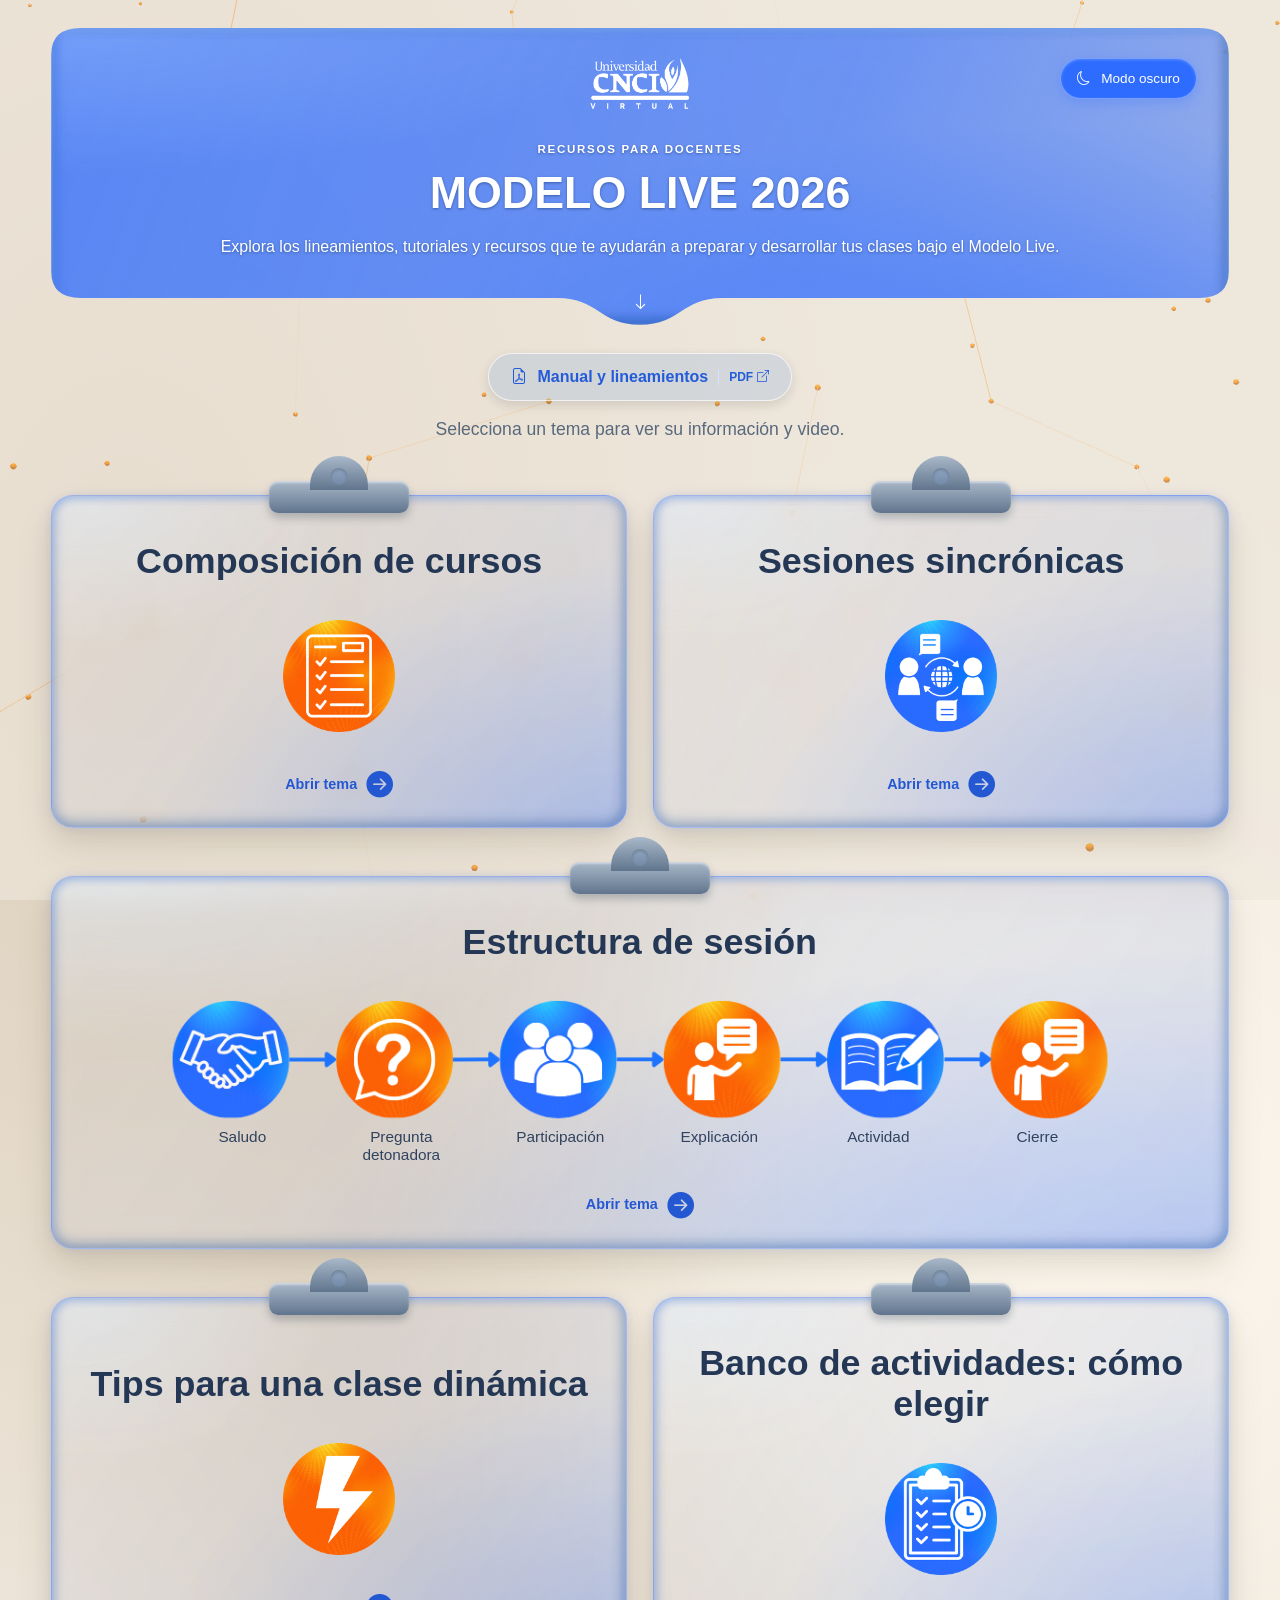
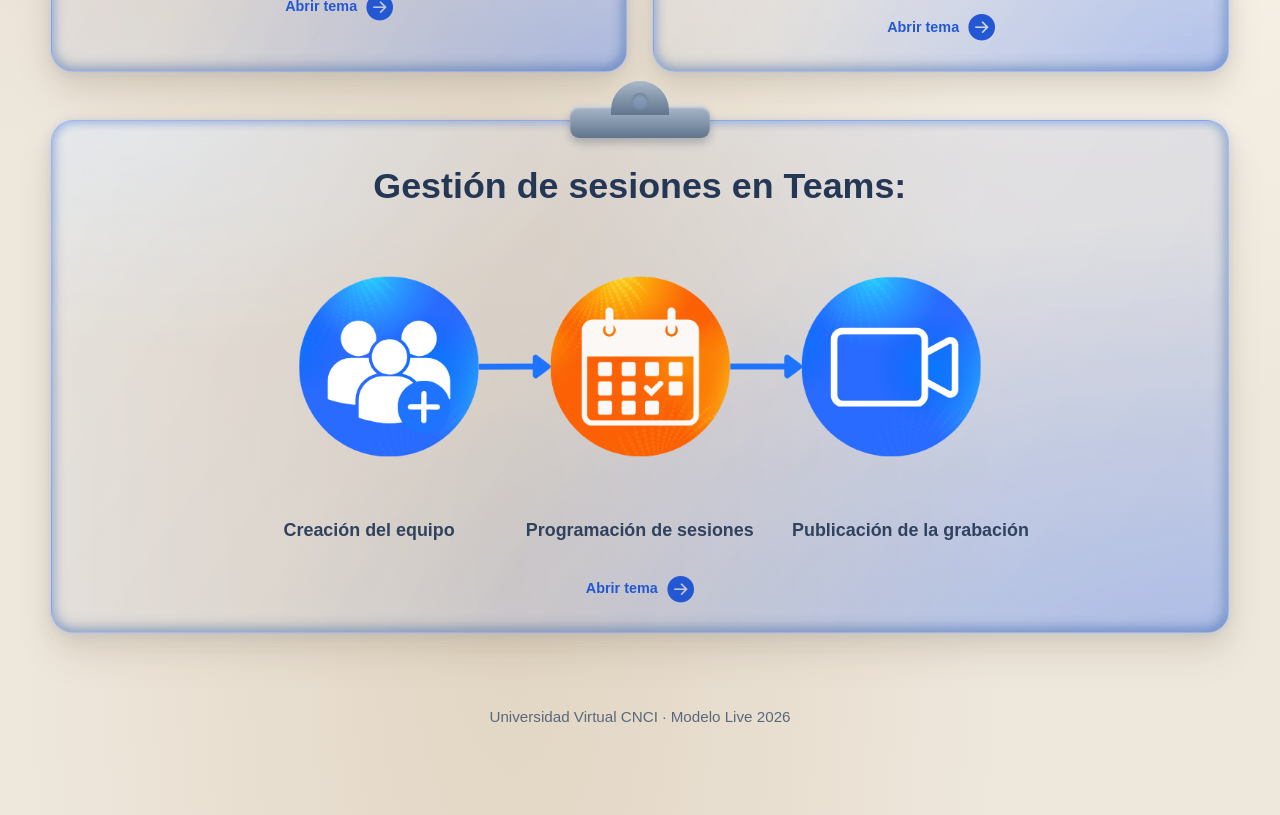
<file: Curso_Live/index.html>
<!doctype html>
<html lang="es">
<head>
  <meta charset="utf-8">
  <meta name="viewport" content="width=device-width, initial-scale=1">
  <title>Modelo Live 2026</title>
  <link rel="stylesheet" href="Recursos/bootstrap-icons/bootstrap-icons.css">
 <link rel="stylesheet" href="Recursos/modelo-live.css">
</head>

<body>
  <div id="fondo-animado" aria-hidden="true"></div>
  <svg width="0" height="0" aria-hidden="true" style="position:absolute">
  <defs>
    <clipPath id="forma-encabezado" clipPathUnits="objectBoundingBox">
      <path d="
        M .025 0
        H .975
        Q 1 0 1 .09
        V .82
        Q 1 .91 .975 .91
        H .57
        C .535 .91 .535 1 .5 1
        C .465 1 .465 .91 .43 .91
        H .025
        Q 0 .91 0 .82
        V .09
        Q 0 0 .025 0
        Z
      "/>
    </clipPath>
  </defs>
</svg>
  <main class="contenedor">
   <header class="encabezado">
  <div class="barra-encabezado">
    <div class="marca">
      <img
        class="logo"
        src="Recursos/Imagenes/cnci_logo_blanco.png"
        alt="Universidad Virtual CNCI"
      >
    </div>

    <button
      id="cambiar-tema"
      class="cambiar-tema"
      type="button"
      aria-label="Activar modo oscuro"
      aria-pressed="false"
    >
      <i class="bi bi-moon" aria-hidden="true"></i>
      <span>Modo oscuro</span>
    </button>
  </div>

  <div class="intro">
    <span class="eyebrow">RECURSOS PARA DOCENTES</span>

    <h1>MODELO LIVE 2026</h1>

    <p>
      Explora los lineamientos, tutoriales y recursos que te ayudarán
      a preparar y desarrollar tus clases bajo el Modelo Live.
    </p>
  </div>

  <i
    class="bi bi-arrow-down remate-encabezado"
    aria-hidden="true"
  ></i>
</header>

    <section id="menu">
      <div class="acceso-manual-live">
  <a
    href="Recursos/Manual y lineamientos.pdf"
    class="boton-manual-live"
    target="_blank"
    rel="noopener noreferrer"
    aria-label="Abrir Manual y lineamientos del Modelo Live en PDF"
  >
    <i class="bi bi-file-earmark-pdf" aria-hidden="true"></i>
    Manual y lineamientos
    <span class="manual-live-formato">PDF <i class="bi bi-box-arrow-up-right" aria-hidden="true"></i></span>
  </a>
</div>
      <p class="indicacion">Selecciona un tema para ver su información y video.</p>

      <div class="cuadricula">
        <button class="tarjeta" data-tema="composicion">
          <span class="pestana" aria-hidden="true"></span>
          <h2>Composición de cursos</h2>
          <img
    src="Recursos/Imagenes/Cursos.png"
    alt="Íconos de las etapas de la sesión"
    class="imagen-Tips"
  >
  <span class="abrir">
  Abrir tema
  <i class="bi bi-arrow-left-circle-fill" aria-hidden="true"></i>
</span>

        <button class="tarjeta" data-tema="sesiones">
          <span class="pestana" aria-hidden="true"></span>
          <h2>Sesiones sincrónicas</h2>
          <img
    src="Recursos/Imagenes/Sincronas.png"
    alt="Íconos de las etapas de la sesión"
    class="imagen-Tips"
  >
          <span class="abrir">
  Abrir tema
  <i class="bi bi-arrow-left-circle-fill" aria-hidden="true"></i>
</span>

        <button class="tarjeta ancha" data-tema="estructura">
          <span class="pestana" aria-hidden="true"></span>
          <h2>Estructura de sesión</h2>
           <div class="estructura-resumen">
  <img
    src="Recursos/Imagenes/EstructuraSesion.png"
    alt="Íconos de las etapas de la sesión"
    class="estructura-iconos"
  >

  <div class="estructura-etiquetas">
    <span>Saludo</span>
    <span>Pregunta<br>detonadora</span>
    <span>Participación</span>
    <span>Explicación</span>
    <span>Actividad</span>
    <span>Cierre</span>
  </div>
</div>
          <span class="abrir">
  Abrir tema
  <i class="bi bi-arrow-left-circle-fill" aria-hidden="true"></i>
</span>

        <button class="tarjeta" data-tema="tips">
          <span class="pestana" aria-hidden="true"></span>
          <h2>Tips para una clase dinámica</h2>

          <img
    src="Recursos/Imagenes/Tips.png"
    alt="Íconos de las etapas de la sesión"
    class="imagen-Tips"
           >
           <span class="abrir">
  Abrir tema
  <i class="bi bi-arrow-left-circle-fill" aria-hidden="true"></i>
</span>
        </button>

        <button class="tarjeta" data-tema="banco">
          <span class="pestana" aria-hidden="true"></span>
          <h2>Banco de actividades: cómo elegir</h2>
          <img
    src="Recursos/Imagenes/Actividades.png"
    alt="Íconos de las etapas de la sesión"
    class="imagen-Tips"
           >
           <span class="abrir">
  Abrir tema
  <i class="bi bi-arrow-left-circle-fill" aria-hidden="true"></i>
</span>
        </button>

        <button class="tarjeta ancha" data-tema="teams">
  <span class="pestana" aria-hidden="true"></span>
  <h2>Gestión de sesiones en Teams:</h2>

  <div class="teams-resumen">
     
    <img
      src="Recursos/Imagenes/Teams.png"
      alt="Gestión de sesiones en Teams"
      class="teams-imagen"
    >
      <div class="teams-etiquetas">
    <span>Creación del equipo</span>
    <span>Programación de sesiones</span>
    <span>Publicación de la grabación</span>
  </div>
    
  </div>

  <span class="abrir">
  Abrir tema
  <i class="bi bi-arrow-left-circle-fill" aria-hidden="true"></i>
</span>
</button>

     
      </div>
    </section>

    <section id="detalle" class="detalle" aria-live="polite">
      <div class="panel-detalle">
        <span class="pestana" aria-hidden="true"></span>
        <h2 id="titulo-detalle"></h2>
        <div id="contenido-detalle" class="contenido-detalle"></div>
        <div id="reproductor" class="reproductor"></div>
        <button id="volver" class="volver"><i class="bi bi-arrow-left" aria-hidden="true"></i> Volver a la guía</button>
      </div>
    </section>
    <footer class="pie-pagina">
  Universidad Virtual CNCI · Modelo Live 2026
</footer>
  </main>

<script src="Recursos/modelo-live.js?v=2"></script>
<script src="Recursos/JS/three.min.js"></script>
<script src="Recursos/JS/vanta.net.min.js"></script>
</body>
</html>
</file>
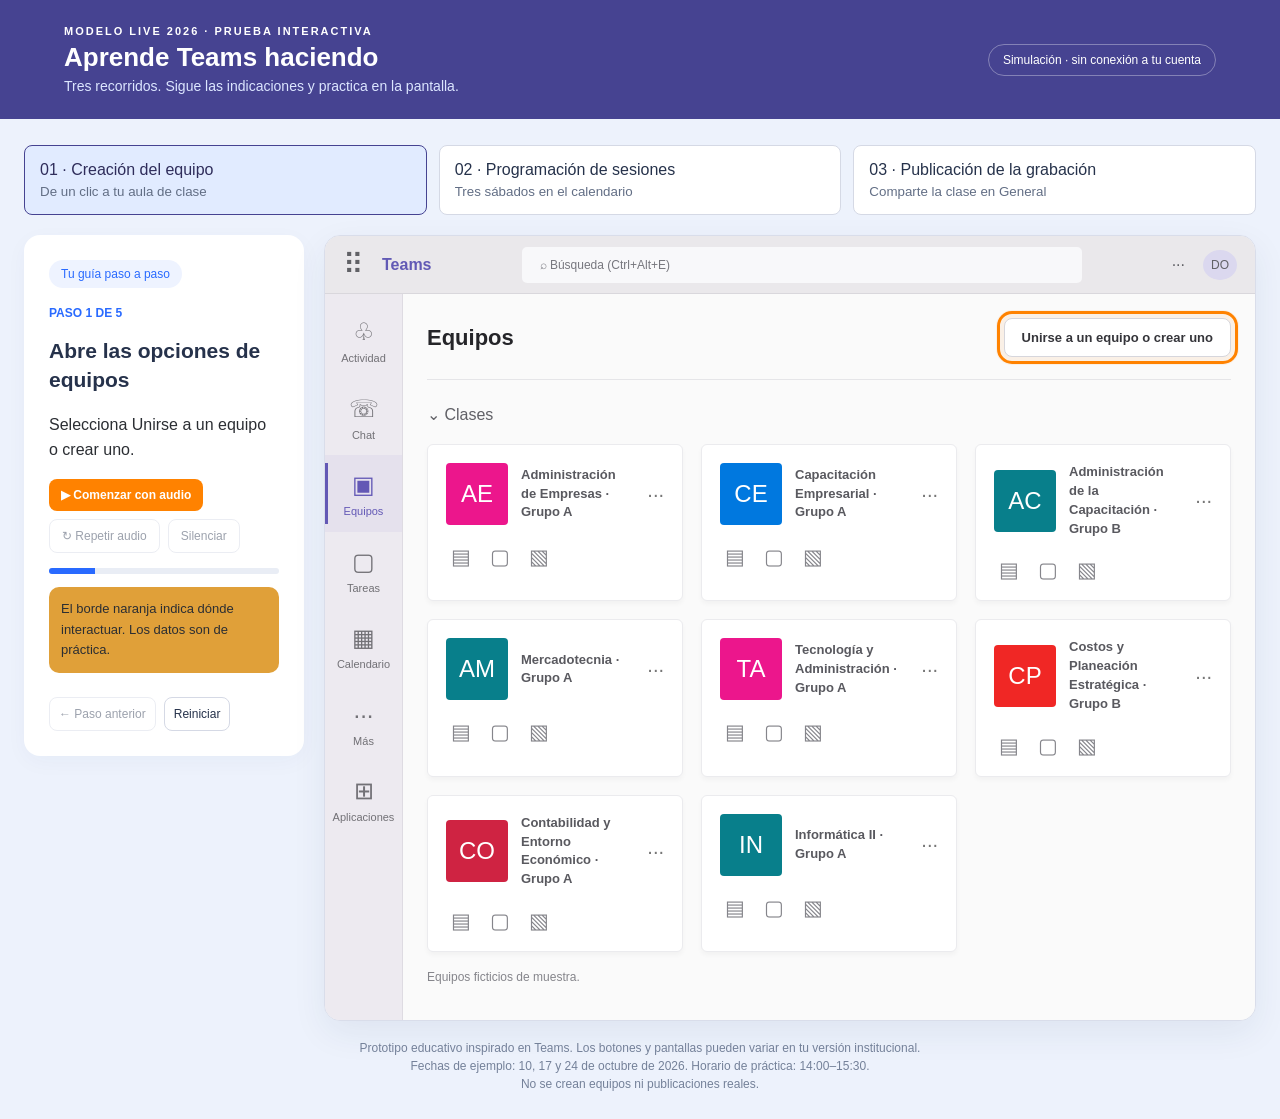
<file: Curso_Live/prueba-teams-interactiva.html>
<!doctype html>
<html lang="es">
<head>
  <meta charset="utf-8">
  <meta name="viewport" content="width=device-width, initial-scale=1">

  <title>Teams · Practica paso a paso</title>
<link rel="stylesheet" href="Recursos/Recursos_Teams/teams.css">
</head>

<body>
  <header class="page-header">
    <div>
      <div class="eyebrow">
        MODELO LIVE 2026 · PRUEBA INTERACTIVA
      </div>

      <h1>Aprende Teams haciendo</h1>

      <p>
        Tres recorridos. Sigue las indicaciones y practica en la pantalla.
      </p>
    </div>

    <span class="tag">
      Simulación · sin conexión a tu cuenta
    </span>
  </header>

  <main class="wrap">
    <nav class="chapters" aria-label="Tutoriales">
      <button type="button" data-chapter="0">
        01 · Creación del equipo
        <small>De un clic a tu aula de clase</small>
      </button>

      <button type="button" data-chapter="1">
        02 · Programación de sesiones
        <small>Tres sábados en el calendario</small>
      </button>

      <button type="button" data-chapter="2">
        03 · Publicación de la grabación
        <small>Comparte la clase en General</small>
      </button>
    </nav>

    <div class="layout">
      <aside class="coach">
        <span class="badge">Tu guía paso a paso</span>

        <div class="step" id="counter"></div>
        <h2 id="instruction"></h2>
        <p id="explanation"></p>
        <div class="audio-controles">
  <button type="button" id="iniciar-audio">
    ▶ Comenzar con audio
  </button>

  <button type="button" id="repetir-audio" disabled>
    ↻ Repetir audio
  </button>

  <button type="button" id="silenciar-audio" disabled>
    Silenciar
  </button>
</div>

<p id="estado-audio" role="status"></p>

        <div class="progress">
          <div id="bar"></div>
        </div>

        <p class="hint">
          El borde naranja indica dónde interactuar.
          Los datos son de práctica.
        </p>

        <footer>
          <button type="button" id="back">
            ← Paso anterior
          </button>

          <button type="button" id="reset">
            Reiniciar
          </button>
        </footer>
      </aside>

      <section class="app" aria-label="Simulación de Microsoft Teams">
        <div class="topbar">
          <span class="lanzador" aria-hidden="true">⠿</span>
          <span class="brand">Teams</span>

          <div class="search">
            ⌕ Búsqueda (Ctrl+Alt+E)
          </div>

          <span aria-hidden="true">···</span>
          <span class="avatar">DO</span>
        </div>

        <div class="appbody">
          <nav class="rail" aria-label="Menú de Teams">
            <span>
              <b aria-hidden="true">♧</b>
              Actividad
            </span>

            <span>
              <b aria-hidden="true">☏</b>
              Chat
            </span>

            <span class="rail-activo" id="rail-teams">
              <b aria-hidden="true">▣</b>
              Equipos
            </span>

            <span>
              <b aria-hidden="true">▢</b>
              Tareas
            </span>

            <span id="rail-calendar">
              <b aria-hidden="true">▦</b>
              Calendario
            </span>

            <span>
              <b aria-hidden="true">···</b>
              Más
            </span>

            <span>
              <b aria-hidden="true">⊞</b>
              Aplicaciones
            </span>
          </nav>

          <div class="workspace" id="screen"></div>
        </div>
      </section>
    </div>

    <p class="bottomnote">
      Prototipo educativo inspirado en Teams.
      Los botones y pantallas pueden variar en tu versión institucional.
      <br>
      Fechas de ejemplo: 10, 17 y 24 de octubre de 2026.
      Horario de práctica: 14:00–15:30.
      <br>
      No se crean equipos ni publicaciones reales.
    </p>
  </main>
<script src="Recursos/Recursos_Teams/teams.js?v=2"></script>
</body>
</html>
</file>
<file: Curso_Live/Recursos/modelo-live.css>
:root {
      --naranja: #ff8200;
      --azul: #2e6cff;
      --morado: #514666;
      --tarjeta: #e8e1de;
    }

    * { box-sizing: border-box; }

    body {
      margin: 0;
      min-height: 100vh;
      font-family: "Montserrat", Arial, sans-serif;
      color: var(--morado);
      background-color: #d5cec6;
      background-image: url("Recursos/Imagenes/fondo_azul.png");
      background-position: center;
      background-size: cover;
      background-attachment: fixed;
    }

    .contenedor {
      width: min(1240px, 92%);
      margin: auto;
      padding: 28px 0 70px;
    }

    .encabezado {
      position: relative;
      min-height: 150px;
      display: flex;
      align-items: center;
      justify-content: center;
      text-align: center;
      margin-bottom: 35px;
    }

    .encabezado h1 {
      margin: 0;
      color: #2e6cff;
      font-size: clamp(2.2rem, 5vw, 4.3rem);
      line-height: 1.05;
    }

    .encabezado p {
      margin: 8px 0 0;
      color: rgb(74, 74, 74);
      font-size: clamp(1.1rem, 2.5vw, 1.8rem);
      font-weight: bold;
    }

    .logo {
      position: absolute;
      top: 0;
      right: 0;
      width: clamp(100px, 15vw, 190px);
      max-height: 85px;
      object-fit: contain;
      object-position: top right;
    }

    .indicacion {
      color: rgb(101, 100, 100);
      text-align: center;
      font-size: 1.1rem;
      margin: 0 0 55px;
    }

    .cuadricula {
      display: grid;
      grid-template-columns: repeat(2, minmax(0, 1fr));
      gap: 48px 25px;
    }

    .tarjeta {
      position: relative;
      min-height: 245px;
      padding: 45px 25px 30px;
      border-radius: 22px;
      background: var(--tarjeta);
      color: var(--morado);
      cursor: pointer;
      text-align: center;
      display: flex;
      flex-direction: column;
      align-items: center;
      justify-content: center;
      gap: 18px;
      box-shadow: 0 8px 22px #10295735;
      transition: transform .2s ease, box-shadow .2s ease;
    }

    .tarjeta:hover,
    .tarjeta:focus-visible {
      transform: translateY(-5px);
      box-shadow: 0 15px 30px #10295755;
      outline: 3px solid white;
      outline-offset: 3px;
    }

    .tarjeta.ancha {
      grid-column: 1 / -1;
    }

    .pestana {
      position: absolute;
      top: -30px;
      left: 50%;
      transform: translateX(-50%);
      width: 165px;
      height: 55px;
      background: var(--naranja);
      border-radius: 35px 35px 8px 8px;
      clip-path: polygon(
        0 100%, 0 32%, 21% 32%, 37% 0,
        63% 0, 79% 32%, 100% 32%, 100% 100%
      );
    }

    .pestana::after {
      content: "";
      position: absolute;
      top: 18px;
      left: 50%;
      transform: translateX(-50%);
      width: 21px;
      height: 21px;
      border-radius: 50%;
      background: white;
    }

    .tarjeta h2 {
      margin: 0;
      font-size: clamp(1.5rem, 2.8vw, 2.4rem);
      line-height: 1.15;
    }

    .ilustracion {
      width: 90px;
      height: 90px;
      border-radius: 50%;
      display: grid;
      place-items: center;
      background: #7b9df1;
      color: white;
      font-size: 3rem;
      font-weight: bold;
    }

    .ilustracion.naranja {
      background: var(--naranja);
    }

    .abrir {
      color: var(--azul);
      font-size: .9rem;
      font-weight: bold;
    }

    .detalle {
      display: none;
      max-width: 950px;
      margin: 45px auto 0;
    }

    .detalle.activo { display: block; }
    .oculto { display: none; }

    .panel-detalle {
      position: relative;
      background: var(--tarjeta);
      padding: 65px clamp(22px, 5vw, 55px) 42px;
      border-radius:20px ; 
      box-shadow: 0 12px 30px #10295745;
    }

    .panel-detalle h2 {
      margin: 0 0 25px;
      text-align: center;
      font-size: clamp(1.8rem, 3.5vw, 2.8rem);
    }

    .contenido-detalle {
      font-size: 1.15rem;
      line-height: 1.6;
    }

    .contenido-detalle li { margin: 8px 0; }

    .reproductor {
      width: 100%;
      aspect-ratio: 16 / 9;
      margin: 30px 0;
      background: white;
      border: 2px dashed #9d9bb0;
      display: grid;
      place-items: center;
      overflow: hidden;
      text-align: center;
    }

    .reproductor video,
    .reproductor iframe {
      width: 100%;
      height: 100%;
      display: block;
      border: 0;
      background: #111;
    }

    .pendiente {
      padding: 20px;
      font-weight: bold;
    }

    .volver,
    .enlace-video {
      display: inline-block;
      border: 0;
      border-radius: 30px;
      padding: 13px 23px;
      background: var(--naranja);
      color: white;
      text-decoration: none;
      font: inherit;
      font-weight: bold;
      cursor: pointer;
    }

    .volver:hover,
    .enlace-video:hover {
      background: #d96800;
    }

    .pie-pagina {
  margin-top: 55px;
  padding: 20px;
  color: rgb(89, 87, 87);
  text-align: center;
  font-size: 0.95rem;
}

    @media (max-width: 700px) {
      .contenedor { width: 92%; }

      .encabezado {
        display: block;
        min-height: 175px;
        padding-top: 75px;
      }

      .logo {
        left: 50%;
        right: auto;
        transform: translateX(-50%);
        width: 115px;
        max-height: 65px;
      }

      .cuadricula {
        grid-template-columns: 1fr;
        gap: 48px;
      }

      .tarjeta,
      .tarjeta.ancha {
        grid-column: auto;
        min-height: 220px;
      }
    }

    .tipos-curso {
  display: grid;
  gap: 18px;
  margin: 20px 0 28px;
}

.tipo-curso {
  display: flex;
  align-items: center;
  gap: 22px;
  padding: 18px 24px;
  background: #fff;
  border-radius: 18px;
}

.tipo-curso p {
  margin: 0;
}

.imagen-tipo {
  width: 90px;
  height: 90px;
  flex-shrink: 0;
  object-fit: contain;
}

.aviso-live {
  padding: 15px 20px;
  border-radius: 14px;
  background: #b7c9fa;
  border-left: 5px solid #2e6cff;
}

@media (max-width: 600px) {
  .tipo-curso {
    gap: 14px;
    padding: 15px;
  }

  .imagen-tipo {
    width: 65px;
    height: 65px;
  }
}

.imagen-estructura {
  display: block;
  width: 100%;
  height: auto;
  object-fit: contain;
}

.estructura-resumen {
  width: min(100%, 950px);
  margin: 18px auto 8px;
}

.estructura-iconos {
  display: block;
  width: 100%;
  height: auto;
}

.estructura-etiquetas {
  display: grid;
  grid-template-columns: repeat(6, 1fr);
  gap: 4px;
  margin-top: 4px;
  text-align: center;
  color: #4c4567;
  font-size: clamp(10px, 1.2vw, 16px);
  line-height: 1.2;
}
.imagen-Tips {
  display: block;
  width: 112px;
  height: 112px;
  object-fit: contain;
  margin: 20px auto;
}


.teams-resumen {
  width: 100%;
  text-align: center;
}

.teams-resumen .teams-imagen {
  display: block;
  width: 65%;
  max-width: 800px;
  height: auto;
  margin: 15px auto;
  object-fit: contain;
}
.teams-etiquetas {
  display: grid;
  grid-template-columns: repeat(3, 1fr);
  gap: 12px;
  width: 75%;
  max-width: 800px;
  margin: 0 auto 15px;
  text-align: center;
  font-size: clamp(12px, 1.4vw, 18px);
  font-weight: 600;
  line-height: 1.3;
  
}
.teams-video h3 {
  color: #296aff;
  text-align: center;
}

.teams-video .reproductor {
  display: block;
  aspect-ratio: auto;
  height: auto;
  overflow: visible;
}

.teams-video .reproductor video {
  display: block;
  width: 100%;
  height: auto;
  object-fit: contain;
}

/* Panel más amplio únicamente para el tutorial de Teams */
.detalle:has(.tutorial-teams) {
  max-width: 1400px;
}

.panel-detalle:has(.tutorial-teams) {
  padding-left: 16px;
  padding-right: 16px;
}

.tutorial-teams {
  display: block;
  width: 100%;
  height: 1050px;
  border: 0;
  border-radius: 16px;
  background: #edf2fc;
}
/* ACCESO AL MANUAL DEL MODELO LIVE */

.acceso-manual-live {
  display: flex;
  justify-content: center;
  margin: 18px 0;
}

.boton-manual-live {
  display: inline-flex;
  align-items: center;
  justify-content: center;
  flex-wrap: wrap;
  gap: 10px;

  padding: 12px 22px;
  border: 1px solid rgba(255, 255, 255, 0.6);
  border-radius: 30px;

  background: #ffffff;
  color: #235bd8;
  font-size: 16px;
  font-weight: 600;
  line-height: 1.4;
  text-decoration: none;

  box-shadow: 0 4px 12px rgba(0, 0, 0, 0.12);
  transition: background 0.2s, transform 0.2s;
}

.boton-manual-live:visited {
  color: #235bd8;
}

.boton-manual-live:hover {
  background: #edf3ff;
  transform: translateY(-2px);
}

.boton-manual-live:focus-visible {
  outline: 3px solid #ff8200;
  outline-offset: 4px;
}

.manual-live-formato {
  padding-left: 10px;
  border-left: 1px solid #d6e2ff;
  font-size: 12px;
}
/* Apariencia vidrio y modos de color */
:root { color-scheme: light; --azul:#235bd8; --morado:#30425d; --tarjeta:rgba(255,255,255,.72); --superficie:rgba(255,255,255,.85); --muted:#59697d; --borde:rgba(255,255,255,.85); --clip1:#a9b8c9; --clip2:#60758d; --sombra:rgba(43,56,78,.14); }
:root[data-theme="dark"] { color-scheme:dark; --azul:#9ebfff; --morado:#edf2fa; --tarjeta:rgba(39,49,65,.86); --superficie:#273346; --muted:#bdc8d9; --borde:rgba(190,210,240,.2); --clip1:#869bb3; --clip2:#43586f; --sombra:rgba(0,0,0,.35); }
body { background:#eeeae5; background-image:radial-gradient(ellipse at 8% 12%,rgba(115,150,200,.18),transparent 42%),radial-gradient(ellipse at 92% 66%,rgba(205,194,174,.3),transparent 40%); color:var(--morado); }
:root[data-theme="dark"] body { background-color:#161d28; background-image:radial-gradient(ellipse at 8% 12%,rgba(65,99,149,.22),transparent 42%),radial-gradient(ellipse at 92% 66%,rgba(102,90,116,.14),transparent 40%); }
.encabezado { display:block; text-align:left; min-height:0; padding:24px 34px 38px; margin-bottom:28px; border:1px solid rgba(255,255,255,.38); border-radius:26px 26px 45px 45px; background:linear-gradient(120deg,rgba(7,59,120,.96),rgba(41,106,255,.78)); backdrop-filter:blur(12px); -webkit-backdrop-filter:blur(12px); box-shadow:inset 0 1px 0 #ffffff55,0 16px 32px var(--sombra); color:white; }
.barra-encabezado { display:flex; justify-content:space-between; align-items:center; gap:16px; }
.marca { background:rgba(255,255,255,.95); padding:10px 18px; border-radius:14px; }
.logo { position:static; transform:none; width:124px; max-height:65px; display:block; }
.intro { margin-top:22px; max-width:850px; }
.eyebrow { font-size:.72rem; letter-spacing:.15em; font-weight:700; color:#d9e8ff; }
.encabezado h1 { font-size:clamp(1.8rem,4vw,3rem); color:white; margin:10px 0 14px; }
.encabezado p { font-size:1rem; line-height:1.7; font-weight:400; color:#eef5ff; margin:0; }
.cambiar-tema { display:inline-flex; align-items:center; gap:10px; padding:12px 16px; border-radius:24px; border:1px solid #ffffff60; background:#ffffff1a; color:white; font:inherit; font-size:.85rem; cursor:pointer; }
.tarjeta,.panel-detalle { border:1px solid var(--borde); background:var(--tarjeta); backdrop-filter:blur(12px); -webkit-backdrop-filter:blur(12px); box-shadow:inset 0 1px 0 #ffffff55,0 3px 5px var(--sombra),0 16px 28px var(--sombra); }
.tarjeta { transform:perspective(1000px) rotateX(var(--rx,0deg)) rotateY(var(--ry,0deg)); transition:transform .18s ease,box-shadow .18s ease; }
.tarjeta:hover { transform:perspective(1000px) translateY(-4px) rotateX(var(--rx,0deg)) rotateY(var(--ry,0deg)); box-shadow:inset 0 1px 0 #ffffff55,0 6px 8px var(--sombra),0 24px 38px var(--sombra); outline:none; }
.tarjeta:focus-visible,.cambiar-tema:focus-visible,.volver:focus-visible { outline:3px solid var(--azul); outline-offset:5px; }
.pestana { clip-path:none; width:140px; height:32px; top:-15px; border-radius:9px; background:linear-gradient(var(--clip1),var(--clip2)); box-shadow:inset 0 2px 2px #ffffff70,0 5px 8px #14263840; }
.pestana::before { content:""; position:absolute; width:58px; height:34px; top:-25px; left:41px; border-radius:40px 40px 0 0; background:linear-gradient(var(--clip1),var(--clip2)); }
.pestana::after { top:-13px; width:17px; height:17px; background:var(--superficie); box-shadow:inset 0 2px 3px #14263840; }
.abrir { display:inline-flex; align-items:center; gap:10px; }
.abrir .bi { font-size:1.2rem; }
.indicacion,.pie-pagina { color:var(--muted); }
.estructura-etiquetas,.teams-etiquetas { color:var(--morado); }
.tipo-curso,.reproductor { background:var(--superficie); color:var(--morado); }
.aviso-live { background:rgba(100,143,228,.18); border-color:var(--azul); }
.boton-manual-live,.boton-manual-live:visited { background:var(--tarjeta); color:var(--azul); border-color:var(--borde); }
.boton-manual-live:hover { background:var(--superficie); }
.volver,.enlace-video { background:#506b89; }
.volver:hover,.enlace-video:hover { background:#3c5570; }
.teams-video h3 { color:var(--azul); }
@media(max-width:700px) { .encabezado { padding:20px 20px 30px; } .logo { width:105px; } .cambiar-tema { padding:10px; } .cambiar-tema span { font-size:.75rem; } .tarjeta h2 { font-size:1.5rem; } }
@media(prefers-reduced-motion:reduce) { .tarjeta,.tarjeta:hover { transform:none; transition:none; } }
/* FONDO CON MATICES PARA HACER VISIBLE EL VIDRIO */

body {
  background-color: #e6e8ed;

  background-image:
    radial-gradient(
      ellipse at 15% 18%,
      rgba(74, 122, 199, 0.32),
      transparent 45%
    ),
    radial-gradient(
      ellipse at 90% 50%,
      rgba(133, 170, 211, 0.30),
      transparent 46%
    ),
    radial-gradient(
      ellipse at 40% 85%,
      rgba(216, 208, 194, 0.40),
      transparent 45%
    );
}

/* ENCABEZADO AZUL TRASLÚCIDO CON CURVA CENTRAL */

.encabezado {
  position: relative;
  display: block;

  min-height: 0;
  padding: 22px 32px 65px;
  margin-bottom: 28px;

  text-align: center;
  color: #ffffff;

  border: 0;
  border-radius: 0;

  clip-path: url(#forma-encabezado);

  background: linear-gradient(
    115deg,
    rgba(7, 59, 120, 0.78),
    rgba(41, 106, 255, 0.48)
  );

  backdrop-filter: blur(16px);
  -webkit-backdrop-filter: blur(16px);

  box-shadow: inset 0 2px 0 rgba(255, 255, 255, 0.35);
}

.barra-encabezado {
  position: relative;

  display: flex;
  align-items: center;
  justify-content: center;

  min-height: 74px;
}

.marca {
  background: none;
  padding: 0;
  border: 0;
  border-radius: 0;
  box-shadow: none;
}

.logo {
  position: static;
  display: block;

  width: 140px;
  height: auto;
  max-height: 74px;

  transform: none;
  object-fit: contain;
  object-position: center;
}

.intro {
  max-width: 850px;
  margin: 15px auto 0;
}

.eyebrow {
  color: #e5efff;
  font-size: 0.72rem;
  font-weight: 700;
  letter-spacing: 0.15em;
}

.encabezado h1 {
  margin: 10px 0 14px;

  color: #ffffff;
  font-size: clamp(1.8rem, 3.7vw, 2.8rem);
  line-height: 1.15;
}

.encabezado p {
  margin: 0;

  color: #f2f6ff;
  font-size: 1rem;
  font-weight: 400;
  line-height: 1.7;
}

.remate-encabezado {
  position: absolute;
  bottom: 12px;
  left: 50%;

  transform: translateX(-50%);

  color: #ffffff;
  font-size: 1.05rem;
}

/* BOTÓN DE APARIENCIA */

.cambiar-tema {
  position: absolute;
  top: 8px;
  right: 0;

  display: inline-flex;
  align-items: center;
  gap: 10px;

  padding: 12px 16px;

  border: 1px solid rgba(255, 255, 255, 0.40);
  border-radius: 24px;

  background: rgba(255, 255, 255, 0.12);
  color: #ffffff;

  font: inherit;
  font-size: 0.85rem;
  cursor: pointer;
}

/* TARJETAS Y PANEL PRINCIPAL DE VIDRIO AZUL */

:root {
  --tarjeta: rgba(119, 163, 220, 0.22);
  --superficie: rgba(144, 182, 231, 0.22);
  --borde: rgba(255, 255, 255, 0.65);
}

.tarjeta,
.panel-detalle {
  background: linear-gradient(
    130deg,
    rgba(172, 204, 244, 0.35),
    rgba(86, 137, 204, 0.16)
  );

  border: 1px solid var(--borde);

  backdrop-filter: blur(16px);
  -webkit-backdrop-filter: blur(16px);

  box-shadow:
    inset 0 1px 0 rgba(255, 255, 255, 0.55),
    0 3px 5px var(--sombra),
    0 16px 28px var(--sombra);
}

/* PANELES INTERIORES: CURSOS Y SESIONES */

.tipo-curso {
  background: linear-gradient(
    120deg,
    rgba(135, 180, 239, 0.26),
    rgba(106, 155, 220, 0.12)
  );

  color: var(--morado);

  border: 1px solid var(--borde);
  border-radius: 18px;

  backdrop-filter: blur(12px);
  -webkit-backdrop-filter: blur(12px);

  box-shadow:
    inset 0 1px 0 rgba(255, 255, 255, 0.55),
    0 5px 14px var(--sombra);
}

/* TEXTO E ICONO PARA ABRIR LOS TEMAS */

.abrir {
  display: inline-flex;
  align-items: center;
  justify-content: center;
  gap: 10px;

  color: var(--azul);
  font-size: 0.9rem;
  font-weight: 700;
}

.abrir .bi {
  font-size: 1.65rem;
  line-height: 1;
}

/* MODO OSCURO */

:root[data-theme="dark"] {
  --tarjeta: rgba(51, 88, 137, 0.35);
  --superficie: rgba(57, 94, 145, 0.28);
}

:root[data-theme="dark"] .encabezado {
  background: linear-gradient(
    115deg,
    rgba(7, 59, 120, 0.64),
    rgba(41, 106, 255, 0.30)
  );
}

:root[data-theme="dark"] .tarjeta,
:root[data-theme="dark"] .panel-detalle {
  background: linear-gradient(
    130deg,
    rgba(88, 132, 194, 0.28),
    rgba(38, 70, 115, 0.32)
  );
}

:root[data-theme="dark"] .tipo-curso {
  background: linear-gradient(
    120deg,
    rgba(83, 130, 190, 0.24),
    rgba(52, 88, 139, 0.16)
  );
}

/* AJUSTES PARA CELULAR */

@media (max-width: 700px) {
  .encabezado {
    padding: 20px 18px 60px;
  }

  .barra-encabezado {
    padding-top: 45px;
  }

  .cambiar-tema {
    top: 0;
    right: 0;
    padding: 10px;
  }

  .cambiar-tema span {
    font-size: 0.75rem;
  }

  .logo {
    width: 125px;
  }
}

/* FONDO CLARO BEIGE
   Los matices detrás del vidrio permiten percibir la transparencia. */

:root:not([data-theme="dark"]) body {
  background-color: #eee7dc;

  background-image:
    radial-gradient(
      ellipse at 12% 20%,
      rgba(191, 166, 129, 0.32),
      transparent 48%
    ),
    radial-gradient(
      ellipse at 85% 55%,
      rgba(255, 250, 240, 0.85),
      transparent 45%
    ),
    radial-gradient(
      ellipse at 35% 90%,
      rgba(204, 181, 148, 0.28),
      transparent 50%
    );
}

/* TARJETAS Y PANELES: VIDRIO AZUL MÁS TRANSPARENTE */

:root:not([data-theme="dark"]) .tarjeta,
:root:not([data-theme="dark"]) .panel-detalle,
:root:not([data-theme="dark"]) .tipo-curso {
  background: linear-gradient(
    135deg,
    rgba(46, 108, 255, 0.10),
    rgba(46, 108, 255, 0.23)
  );

  border: 1px solid #2e6cff;

  backdrop-filter: blur(16px) saturate(125%);
  -webkit-backdrop-filter: blur(16px) saturate(125%);

  /* Reflejos azules: eliminamos el brillo blanco anterior */
  box-shadow:
    inset 0 1px 2px rgba(46, 108, 255, 0.35),
    inset 0 -2px 6px rgba(46, 108, 255, 0.18),
    0 8px 18px rgba(75, 63, 46, 0.10),
    0 20px 36px rgba(75, 63, 46, 0.08);

  color: #243754;
}

/* TEXTO OSCURO SOBRE LOS PANELES CLAROS */

:root:not([data-theme="dark"]) .tarjeta h2,
:root:not([data-theme="dark"]) .tarjeta h3,
:root:not([data-theme="dark"]) .panel-detalle h2,
:root:not([data-theme="dark"]) .panel-detalle h3,
:root:not([data-theme="dark"]) .panel-detalle p,
:root:not([data-theme="dark"]) .panel-detalle li,
:root:not([data-theme="dark"]) .tipo-curso h3,
:root:not([data-theme="dark"]) .tipo-curso p,
:root:not([data-theme="dark"]) .tipo-curso li {
  color: #243754;
}

:root:not([data-theme="dark"]) .abrir,
:root:not([data-theme="dark"]) .panel-detalle a:not(.boton),
:root:not([data-theme="dark"]) .tipo-curso a:not(.boton) {
  color: #2458d3;
}

/* ENCABEZADO
   Comienza en #2e6cff y pierde opacidad hacia la derecha. */

:root .encabezado,
:root[data-theme="dark"] .encabezado {
  background: linear-gradient(
    110deg,
    #2e6cff 0%,
    rgba(46, 108, 255, 0.82) 45%,
    rgba(46, 108, 255, 0.48) 100%
  );

  border: 0;

  backdrop-filter: blur(18px) saturate(135%);
  -webkit-backdrop-filter: blur(18px) saturate(135%);

  box-shadow:
    inset 0 2px 3px rgba(46, 108, 255, 0.60),
    inset 0 -5px 12px rgba(21, 66, 173, 0.20);

  /* Conserva la curva que ya tienes */
  clip-path: url(#forma-encabezado);
}

.encabezado h1,
.encabezado p,
.encabezado .eyebrow {
  color: #ffffff;
}

/* BORDES AZULES TAMBIÉN EN MODO OSCURO */

:root[data-theme="dark"] .tarjeta,
:root[data-theme="dark"] .panel-detalle,
:root[data-theme="dark"] .tipo-curso {
  border: 1px solid #2e6cff;

  box-shadow:
    inset 0 1px 2px rgba(46, 108, 255, 0.45),
    inset 0 -2px 6px rgba(46, 108, 255, 0.25),
    0 12px 28px rgba(0, 0, 0, 0.25);
}

/* FLECHA HACIA LA DERECHA */

.abrir .bi-arrow-left-circle-fill {
  display: inline-block;
  transform: rotate(180deg);
}
/* ACABADO DE VIDRIO CON VOLUMEN */

/* MODO CLARO: FONDO BEIGE CON MATICES ARENA */

:root:not([data-theme="dark"]) body {
  background-color: #eee7dc;

  background-image:
    radial-gradient(
      ellipse at 10% 25%,
      rgba(174, 143, 101, 0.30),
      transparent 45%
    ),
    radial-gradient(
      ellipse at 85% 50%,
      rgba(255, 250, 240, 0.85),
      transparent 48%
    ),
    radial-gradient(
      ellipse at 40% 90%,
      rgba(190, 160, 119, 0.25),
      transparent 45%
    );
}

/* MODO CLARO: VIDRIO TEÑIDO Y CANTOS AZUL MARINO */

:root:not([data-theme="dark"]) .tarjeta,
:root:not([data-theme="dark"]) .panel-detalle,
:root:not([data-theme="dark"]) .tipo-curso {
  background:
    /* Reflejo pequeño, sin blanquear toda la tarjeta */
    radial-gradient(
      ellipse at 5% 0%,
      rgba(226, 239, 255, 0.48),
      transparent 32%
    ),

    /* Color acumulado en la esquina inferior */
    radial-gradient(
      ellipse at 100% 110%,
      rgba(46, 108, 255, 0.28),
      transparent 58%
    ),

    /* Centro ligeramente teñido de azul */
    linear-gradient(
      125deg,
      rgba(46, 108, 255, 0.04),
      rgba(46, 108, 255, 0.12)
    );

  border: 1px solid #2e6cff;

  backdrop-filter: blur(14px) saturate(120%);
  -webkit-backdrop-filter: blur(14px) saturate(120%);

  box-shadow:
    /* Reflejo del canto superior */
    inset 0 2px 2px rgba(167, 198, 255, 0.65),

    /* Grosor azul oscuro a la derecha y abajo */
    inset -3px 0 5px rgba(7, 59, 120, 0.35),
    inset 0 -4px 6px rgba(7, 59, 120, 0.38),

    /* Sombra difuminada hacia el interior */
    inset -12px -14px 24px rgba(7, 59, 120, 0.12),

    /* Reflejo azul en el lateral izquierdo */
    inset 2px 0 4px rgba(46, 108, 255, 0.25),

    /* Separación del fondo beige */
    0 5px 10px rgba(82, 64, 40, 0.12),
    0 18px 32px rgba(82, 64, 40, 0.14);

  color: #243754;
}

/* MODO OSCURO: CONSERVAR EL ACABADO QUE YA TE GUSTÓ */

:root[data-theme="dark"] .tarjeta,
:root[data-theme="dark"] .panel-detalle,
:root[data-theme="dark"] .tipo-curso {
  background:
    radial-gradient(
      ellipse at 0% 0%,
      rgba(155, 192, 255, 0.70) 0%,
      rgba(46, 108, 255, 0.12) 22%,
      transparent 48%
    ),
    radial-gradient(
      ellipse at 65% 115%,
      rgba(46, 108, 255, 0.48),
      transparent 60%
    ),
    linear-gradient(
      115deg,
      rgba(46, 108, 255, 0.16),
      transparent 28%,
      transparent 72%,
      rgba(46, 108, 255, 0.18)
    ),
    rgba(16, 28, 52, 0.24);

  border: 1px solid rgba(46, 108, 255, 0.75);

  backdrop-filter: blur(18px) saturate(145%);
  -webkit-backdrop-filter: blur(18px) saturate(145%);

  box-shadow:
    inset 0 2px 2px rgba(155, 192, 255, 0.70),
    inset 3px 0 7px rgba(46, 108, 255, 0.30),
    inset -3px 0 7px rgba(46, 108, 255, 0.30),
    inset 0 -3px 3px rgba(125, 175, 255, 0.65),
    inset 0 -10px 18px rgba(46, 108, 255, 0.32),
    inset 0 12px 24px rgba(13, 35, 75, 0.10),
    0 12px 28px rgba(0, 0, 0, 0.38),
    0 0 16px rgba(46, 108, 255, 0.10);
}

/* BORDES MÁS SUAVES EN MODO CLARO */

:root:not([data-theme="dark"]) .tarjeta,
:root:not([data-theme="dark"]) .panel-detalle,
:root:not([data-theme="dark"]) .tipo-curso {
  border-color: rgba(46, 108, 255, 0.35);

  box-shadow:
    /* Reflejo superior suave */
    inset 0 2px 6px rgba(167, 198, 255, 0.45),

    /* Grosor difuminado a la derecha y abajo */
    inset -4px 0 12px rgba(7, 59, 120, 0.20),
    inset 0 -5px 14px rgba(7, 59, 120, 0.23),

    /* Reflejo lateral azul */
    inset 3px 0 10px rgba(46, 108, 255, 0.16),

    /* Halo y sombra exterior suaves */
    0 0 8px rgba(46, 108, 255, 0.12),
    0 10px 24px rgba(82, 64, 40, 0.10),
    0 22px 42px rgba(82, 64, 40, 0.08);
}

/* ENCABEZADO DE VIDRIO: AMBOS MODOS */

:root:not([data-theme="dark"]) .encabezado,
:root[data-theme="dark"] .encabezado {
  background:
    /* Reflejo pequeño en la esquina superior */
    radial-gradient(
      ellipse at 0% 0%,
      rgba(164, 199, 255, 0.50),
      transparent 35%
    ),

    /* Sombreado localizado detrás del título y descripción */
    radial-gradient(
      ellipse at 50% 65%,
      rgba(7, 59, 120, 0.76) 0%,
      rgba(7, 59, 120, 0.48) 38%,
      transparent 75%
    ),

    /* Luz que sube desde la orilla inferior */
    radial-gradient(
      ellipse at 85% 110%,
      rgba(46, 108, 255, 0.55),
      transparent 48%
    ),

    /* Base azul realmente semitransparente */
    linear-gradient(
      110deg,
      rgba(46, 108, 255, 0.48),
      rgba(46, 108, 255, 0.22)
    );

  border: 0;

  backdrop-filter: blur(16px) saturate(135%);
  -webkit-backdrop-filter: blur(16px) saturate(135%);

  box-shadow:
    inset 0 3px 8px rgba(150, 192, 255, 0.60),
    inset 4px 0 12px rgba(46, 108, 255, 0.35),
    inset -4px 0 14px rgba(7, 59, 120, 0.30),
    inset 0 -5px 14px rgba(7, 59, 120, 0.38);

  clip-path: url(#forma-encabezado);
}

/* En oscuro, los cantos reflejan más luz */
:root[data-theme="dark"] .encabezado {
  box-shadow:
    inset 0 3px 8px rgba(150, 192, 255, 0.65),
    inset 4px 0 12px rgba(46, 108, 255, 0.45),
    inset -4px 0 14px rgba(46, 108, 255, 0.40),
    inset 0 -5px 14px rgba(110, 165, 255, 0.50);
}

/* Texto blanco con sombra discreta para la lectura */
.encabezado h1,
.encabezado p,
.encabezado .eyebrow {
  color: #ffffff;
  text-shadow: 0 1px 3px rgba(7, 35, 83, 0.45);
}

/* ENCABEZADO: AZUL INSTITUCIONAL PREDOMINANTE */

:root:not([data-theme="dark"]) .encabezado,
:root[data-theme="dark"] .encabezado {
  background:
    radial-gradient(
      ellipse at 0% 0%,
      rgba(168, 201, 255, 0.35),
      transparent 35%
    ),
    radial-gradient(
      ellipse at 85% 110%,
      rgba(46, 108, 255, 0.55),
      transparent 50%
    ),
    linear-gradient(
      110deg,
      rgba(46, 108, 255, 0.78) 0%,
      rgba(46, 108, 255, 0.68) 65%,
      rgba(46, 108, 255, 0.48) 100%
    );
}

/* ESTÁS EN CLARO: EL BOTÓN OFRECE “MODO OSCURO” */

:root:not([data-theme="dark"]) .cambiar-tema {
  background: #2e6cff;
  color: #ffffff;
  border: 1px solid rgba(255, 255, 255, 0.35);

  box-shadow:
    inset 0 1px 3px rgba(255, 255, 255, 0.20),
    0 4px 12px rgba(46, 108, 255, 0.25);
}

/* ESTÁS EN OSCURO: EL BOTÓN OFRECE “MODO CLARO” */

:root[data-theme="dark"] .cambiar-tema {
  background: #f5f0e8;
  color: #073b78;
  border: 1px solid rgba(245, 240, 232, 0.65);

  box-shadow:
    inset 0 1px 3px rgba(255, 255, 255, 0.45),
    0 4px 12px rgba(0, 0, 0, 0.15);
}

.cambiar-tema .bi,
.cambiar-tema span {
  color: inherit;
}

/* RED ANIMADA DETRÁS DE LA GUÍA */

#fondo-animado {
  position: fixed;
  inset: 0;
  z-index: 0;

  pointer-events: none;
  overflow: hidden;

  /* Intensidad discreta sobre el beige */
  opacity: 0.65;
}

:root[data-theme="dark"] #fondo-animado {
  opacity: 0.45;
}

.contenedor {
  position: relative;
  z-index: 1;
}

@media (prefers-reduced-motion: reduce) {
  #fondo-animado {
    display: none;
  }
}
</file>
<file: Curso_Live/Recursos/Recursos_Teams/teams.css>
/* ESTILOS GENERALES */

* {
  box-sizing: border-box;
}

body {
  margin: 0;
  font-family: "Segoe UI", Arial, sans-serif;
  color: #26324b;
  background: #edf2fc;
}

button,
input,
select,
textarea {
  font: inherit;
}

button {
  cursor: pointer;
  border: 1px solid #d5d9e5;
  background: white;
  border-radius: 8px;
  padding: 11px 17px;
  color: inherit;
}

button:hover {
  background: #edf1ff;
}

button:disabled {
  opacity: 0.45;
  cursor: default;
}

button:focus-visible,
input:focus-visible,
select:focus-visible,
textarea:focus-visible {
  outline: 3px solid #ff8200;
  outline-offset: 3px;
}

.primary {
  background: #5855b7;
  color: white;
  border-color: #5855b7;
}

.primary:hover {
  background: #464391;
}

.target {
  outline: 3px solid #ff8200;
  outline-offset: 4px;
  box-shadow: 0 0 0 8px #ff820014;
}

/* ENCABEZADO */

.page-header {
  background: #464391;
  color: white;
  padding: 25px 5%;
  display: flex;
  justify-content: space-between;
  align-items: center;
  gap: 20px;
}

.page-header h1 {
  font-size: 26px;
  margin: 5px 0;
}

.page-header p {
  margin: 0;
  color: #dce6ff;
  font-size: 14px;
}

.eyebrow {
  letter-spacing: 2px;
  font-size: 11px;
  font-weight: 700;
}

.tag {
  border: 1px solid #ffffff55;
  border-radius: 30px;
  padding: 8px 14px;
  font-size: 12px;
}

.wrap {
  max-width: 1500px;
  margin: 26px auto;
  padding: 0 24px;
}

/* BOTONES DE LOS TRES TUTORIALES */

.chapters {
  display: flex;
  gap: 12px;
  margin-bottom: 20px;
}

.chapters button {
  flex: 1;
  text-align: left;
  padding: 15px;
}

.chapters button.active {
  border-color: #464391;
  background: #e1ebff;
  color: #2f2d5b;
}

.chapters small {
  display: block;
  margin-top: 5px;
  color: #626e85;
}

.layout {
  display: grid;
  grid-template-columns: 280px minmax(0, 1fr);
  gap: 20px;
}

/* PANEL DE INSTRUCCIONES */

.coach {
  background: white;
  border-radius: 16px;
  padding: 25px;
  align-self: start;
  box-shadow: 0 6px 22px #143d7b09;
}

.coach h2 {
  font-size: 21px;
  line-height: 1.35;
}

.coach p {
  line-height: 1.6;
  color: #2b2e33;
}

.progress {
  height: 6px;
  background: #e9edf5;
  border-radius: 9px;
  overflow: hidden;
}

.progress div {
  height: 100%;
  background: #296aff;
  transition: width 0.3s;
}

.step {
  font-size: 12px;
  color: #296aff;
  font-weight: 700;
  margin-top: 18px;
}

.hint {
  background: #e0a039;
  padding: 12px;
  border-radius: 10px;
  font-size: 13px;
  line-height: 1.5;
}

.coach footer {
  display: flex;
  gap: 8px;
  margin-top: 24px;
}

.coach footer button {
  font-size: 12px;
  padding: 9px;
}

.badge {
  font-size: 12px;
  background: #eef3ff;
  color: #296aff;
  padding: 7px 12px;
  border-radius: 20px;
  display: inline-block;
}

/* INTERFAZ DE TEAMS */

.app {
  background: #fafafa;
  border-radius: 16px;
  overflow: hidden;
  border: 1px solid #d9ddea;
  min-height: 590px;
  box-shadow: 0 12px 35px #19325c12;
}

.topbar {
  height: 58px;
  display: flex;
  align-items: center;
  padding: 0 18px;
  gap: 18px;
  background: #eae8eb;
  border-bottom: 1px solid #d9d7dc;
  color: #616166;
}

.lanzador {
  font-size: 28px;
}

.brand {
  font-weight: 700;
  color: #625ab5;
}

.search {
  flex: 1;
  min-width: 0;
  max-width: 560px;
  margin: auto;
  background: #f8f8fa;
  border-radius: 5px;
  font-size: 12px;
  padding: 11px 18px;
  color: #77777e;
}

.avatar {
  border-radius: 50%;
  background: #dbd8ef;
  padding: 8px;
  font-size: 12px;
}

.appbody {
  display: grid;
  grid-template-columns: 78px minmax(0, 1fr);
  min-height: 535px;
}

/* BARRA LATERAL */

.rail {
  background: #edeaf0;
  border-right: 1px solid #dedbe2;
  display: flex;
  flex-direction: column;
  align-items: center;
  padding-top: 8px;
  color: #727176;
}

.rail > span {
  position: relative;
  display: block;
  width: 100%;
  text-align: center;
  padding: 12px 4px;
  font-size: 11px;
  line-height: 1.5;
}

.rail b {
  display: block;
  font-size: 24px;
  font-weight: 400;
}

.rail .rail-activo {
  color: #6358b5;
  background: #e5e1ed;
}

.rail-activo::before {
  content: "";
  position: absolute;
  left: 0;
  top: 8px;
  bottom: 8px;
  width: 3px;
  background: #6358b5;
}

.workspace {
  background: #fafafa;
  padding: 24px;
  min-width: 0;
}

.toolbar,
.equipos-cabecera {
  display: flex;
  align-items: center;
  justify-content: space-between;
  flex-wrap: wrap;
  gap: 18px;
  padding-bottom: 22px;
  margin-bottom: 25px;
  border-bottom: 1px solid #e5e5e8;
}

.toolbar h2,
.equipos-cabecera h2 {
  margin: 0;
  font-size: 22px;
  color: #252529;
}

.equipos-cabecera button {
  font-size: 13px;
  font-weight: 600;
  background: #fff;
  color: #35353a;
  border: 1px solid #d6d6dc;
}

.muted {
  color: #737e90;
  font-size: 13px;
}

/* EQUIPOS FICTICIOS */

.clases-titulo {
  margin: 0 0 20px;
  color: #606066;
  font-size: 16px;
  font-weight: 400;
}

.equipos-muestra {
  display: grid;
  grid-template-columns: repeat(3, minmax(0, 1fr));
  gap: 18px;
}

.equipo-muestra {
  background: #fff;
  border: 1px solid #ebebee;
  border-radius: 6px;
  padding: 18px;
  box-shadow: 0 3px 5px #00000009;
}

.equipo-fila {
  display: flex;
  align-items: center;
  gap: 13px;
}

.equipo-iniciales {
  display: grid;
  place-items: center;
  flex-shrink: 0;
  width: 62px;
  height: 62px;
  border-radius: 4px;
  color: #fff;
  font-size: 24px;
}

.equipo-nombre {
  flex: 1;
  min-width: 0;
  color: #59595f;
  font-size: 13px;
  font-weight: 600;
  line-height: 1.45;
  overflow-wrap: anywhere;
}

.equipo-opciones {
  color: #777;
  font-size: 20px;
}

.equipo-accesos {
  display: flex;
  gap: 19px;
  margin-top: 20px;
  padding-left: 5px;
  color: #85858b;
  font-size: 21px;
}

.nota-muestra {
  margin-top: 18px;
  font-size: 12px;
  color: #85858b;
}

.teamcard {
  border: 1px solid #e1e4ed;
  background: white;
  padding: 25px;
  border-radius: 10px;
  max-width: 300px;
}

.teamicon {
  height: 65px;
  width: 65px;
  background: #e3ebff;
  color: #296aff;
  border-radius: 15px;
  display: grid;
  place-items: center;
  font-size: 30px;
  margin-bottom: 15px;
}

/* FORMULARIOS */

.dialog {
  max-width: 570px;
  margin: 18px auto;
  background: white;
  border: 1px solid #dfe1ea;
  border-radius: 12px;
  padding: 28px;
  box-shadow: 0 8px 25px #2027550c;
}

.dialog h3 {
  margin-top: 0;
  font-size: 20px;
}

.choices {
  display: grid;
  grid-template-columns: 1fr 1fr;
  gap: 16px;
}

.choices button {
  padding: 24px;
  text-align: left;
}

.choices strong {
  display: block;
  margin-bottom: 8px;
}

.field {
  display: block;
  font-size: 13px;
  font-weight: 600;
  margin: 18px 0 7px;
}

input,
select,
textarea {
  width: 100%;
  padding: 11px;
  border: 1px solid #cbd1df;
  border-radius: 6px;
  background: white;
  color: #28344a;
}

textarea {
  min-height: 110px;
  resize: vertical;
}

.row {
  display: grid;
  grid-template-columns: 1fr 1fr;
  gap: 15px;
}

.actions {
  display: flex;
  justify-content: flex-end;
  flex-wrap: wrap;
  gap: 10px;
  margin-top: 25px;
}

.message {
  color: #b54310;
  font-size: 13px;
  line-height: 1.5;
  min-height: 20px;
  margin-top: 12px;
}

.notice {
  background: #e7f6ec;
  color: #226d42;
  border-radius: 9px;
  padding: 15px;
  line-height: 1.5;
  margin: 20px 0;
}

/* CALENDARIO */

.calendar {
  display: grid;
  grid-template-columns: repeat(3, minmax(0, 1fr));
  gap: 12px;
}

.day {
  background: white;
  border: 1px solid #e0e4ed;
  border-radius: 9px;
  padding: 18px;
}

.event {
  background: #ebe9fa;
  color: #5552a6;
  padding: 12px;
  border-left: 3px solid #6861be;
  font-size: 13px;
  margin-top: 15px;
}

/* GRABACIÓN Y PUBLICACIÓN */

.recording {
  border: 1px solid #dce1ec;
  border-radius: 10px;
  background: white;
  max-width: 550px;
  padding: 20px;
}

.thumb {
  background: #e5e8f1;
  height: 155px;
  display: grid;
  place-items: center;
  font-size: 40px;
  color: #7278a0;
  border-radius: 7px;
  margin-bottom: 15px;
}

.linkbox {
  background: #f2f4f9;
  padding: 12px;
  font-size: 12px;
  overflow-wrap: anywhere;
  border-radius: 6px;
}

.post {
  background: white;
  border: 1px solid #e0e4ec;
  border-radius: 10px;
  padding: 22px;
  max-width: 620px;
}

.post h3 {
  color: #296aff;
}

.post-message {
  white-space: pre-wrap;
  overflow-wrap: anywhere;
}

.complete {
  text-align: center;
  padding: 25px 0;
}

.complete .check {
  font-size: 55px;
  color: #15965f;
}

.bottomnote {
  text-align: center;
  font-size: 12px;
  color: #748199;
  line-height: 1.5;
  margin: 18px 0;
}

/* ADAPTACIÓN A PANTALLAS PEQUEÑAS */

@media (max-width: 1150px) {
  .equipos-muestra {
    grid-template-columns: repeat(2, minmax(0, 1fr));
  }
}

@media (max-width: 850px) {
  .layout {
    grid-template-columns: 1fr;
  }

  .coach {
    padding: 20px;
  }

  .coach h2 {
    margin: 10px 0;
  }

  .coach footer {
    margin-top: 12px;
  }

  .chapters {
    flex-wrap: wrap;
  }

  .chapters button {
    min-width: 180px;
  }

  .wrap {
    padding: 0 12px;
  }

  .page-header {
    padding: 20px;
  }

  .tag {
    display: none;
  }

  .calendar,
  .row {
    grid-template-columns: 1fr;
  }
}

@media (max-width: 600px) {
  .appbody {
    grid-template-columns: 60px minmax(0, 1fr);
  }

  .workspace {
    padding: 16px;
  }

  .equipos-muestra,
  .choices {
    grid-template-columns: 1fr;
  }

  .rail > span {
    font-size: 9px;
  }

  .search {
    font-size: 11px;
    padding: 9px;
  }

  .topbar {
    padding: 0 10px;
    gap: 10px;
  }

  .dialog {
    padding: 20px;
  }
}
.audio-controles {
  display: flex;
  flex-wrap: wrap;
  gap: 8px;
  margin: 15px 0;
}

.audio-controles button {
  font-size: 12px;
  padding: 9px 12px;
}

#estado-audio {
  font-size: 12px;
}   
#iniciar-audio {
  background: #ff8200;
  color: #fff;
  border: none;
  font-weight: 700;
}

#iniciar-audio:hover {
  background: #df7100;
}

/* FORMULARIO DE PROGRAMACIÓN DE SESIONES */

.teams-reunion {
  position: relative;
  color: #323130;
}

.reunion-cabecera,
.reunion-titulo,
.reunion-botones {
  display: flex;
  align-items: center;
  gap: 12px;
}

.reunion-cabecera {
  justify-content: space-between;
  flex-wrap: wrap;
  margin-bottom: 22px;
}

.reunion-titulo h2 {
  margin: 0;
  font-size: 22px;
}

.reunion-titulo > span {
  color: #5855b7;
  font-size: 28px;
}

.reunion-botones button {
  padding: 8px 18px;
  border-radius: 4px;
}

.reunion-pestanas {
  display: flex;
  flex-wrap: wrap;
  gap: 24px;
  border-bottom: 1px solid #dedde2;
  font-size: 13px;
}

.reunion-pestanas strong {
  padding-bottom: 12px;
  border-bottom: 3px solid #5855b7;
}

.reunion-pestanas span {
  color: #777;
}

.reunion-opciones {
  display: flex;
  flex-wrap: wrap;
  gap: 15px;
  padding: 16px 0;
  color: #68666d;
  font-size: 11px;
}

.reunion-distribucion {
  display: grid;
  grid-template-columns: minmax(0, 1fr) 190px;
  gap: 22px;
}

.reunion-campos {
  min-width: 0;
}

.reunion-fila {
  display: grid;
  grid-template-columns: 24px minmax(0, 1fr);
  align-items: start;
  gap: 10px;
  margin: 14px 0;
}

.reunion-icono {
  padding-top: 9px;
  color: #777;
  text-align: center;
  font-size: 20px;
}

.teams-reunion input,
.teams-reunion select,
.reunion-campo-gris {
  border: 0;
  border-radius: 4px;
  background: #efedef;
  color: #424047;
  padding: 11px;
  font-size: 12px;
}

.teams-reunion input[readonly] {
  cursor: default;
}

.teams-reunion select:disabled {
  opacity: 1;
}

.reunion-campo-gris {
  min-height: 38px;
  overflow-wrap: anywhere;
}

.reunion-opcionales {
  float: right;
  color: #6863af;
}

.reunion-fechas {
  display: grid;
  grid-template-columns: minmax(0, 1fr) 90px 15px minmax(0, 1fr) 90px;
  align-items: center;
  gap: 6px;
}

.reunion-fechas input {
  min-width: 0;
  padding: 9px 5px;
}

.reunion-resumen {
  margin: 10px 0 0;
  font-size: 12px;
  color: #5855b7;
}

.reunion-editor {
  margin-left: 34px;
  border: 1px solid #dedde2;
  border-radius: 4px;
  overflow: hidden;
}

.reunion-editor-barra {
  display: flex;
  gap: 18px;
  padding: 12px;
  background: #efedef;
  font-size: 12px;
}

.reunion-editor textarea {
  border: 0;
  border-radius: 0;
  min-height: 140px;
  font-size: 12px;
}

.reunion-panel {
  padding-left: 18px;
  border-left: 1px solid #dedde2;
  font-size: 12px;
}

.reunion-panel h3 {
  margin-top: 8px;
  font-size: 16px;
}

.reunion-panel p {
  line-height: 1.5;
}

.reunion-mas-opciones {
  color: #5855b7;
}

/* VENTANA ESTABLECER PERIODICIDAD */

#screen {
  position: relative;
}

.periodicidad-fondo {
  position: absolute;
  inset: 0;
  z-index: 10;
  display: flex;
  align-items: center;
  justify-content: center;
  padding: 20px;
  background: #0009;
}

.periodicidad-ventana {
  width: 100%;
  max-width: 550px;
  max-height: 100%;
  overflow-y: auto;
  padding: 30px;
  border-radius: 7px;
  background: #fff;
  box-shadow: 0 12px 40px #0003;
}

.periodicidad-ventana h3 {
  margin: 0 0 25px;
  font-size: 19px;
  color: #252525;
}

.periodicidad-fila {
  display: grid;
  grid-template-columns: 100px minmax(0, 1fr);
  align-items: center;
  gap: 12px;
  margin: 18px 0;
  font-size: 13px;
}

.periodicidad-fila > label {
  text-align: right;
}

.periodicidad-fila input,
.periodicidad-fila select {
  width: auto;
  max-width: 100%;
  border: 0;
  border-radius: 4px;
  background: #eeecee;
  padding: 9px;
  font-size: 13px;
}

.periodicidad-intervalo {
  display: flex;
  gap: 8px;
}

.periodicidad-intervalo input {
  width: 60px;
}

.periodicidad-dias {
  display: flex;
  justify-content: center;
  flex-wrap: wrap;
  gap: 5px;
  margin: 20px 0;
}

.periodicidad-dias button {
  width: 34px;
  height: 34px;
  padding: 0;
  border: 0;
  border-radius: 50%;
  color: #656269;
}

.periodicidad-dias .dia-seleccionado {
  background: #5855b7;
  color: #fff;
}

.periodicidad-descripcion {
  margin-left: 112px;
  font-size: 12px;
  line-height: 1.6;
}

.sr-only {
  position: absolute;
  width: 1px;
  height: 1px;
  overflow: hidden;
  clip-path: inset(50%);
}

@media (max-width: 1100px) {
  .reunion-distribucion {
    grid-template-columns: 1fr;
  }

  .reunion-panel {
    border-left: 0;
    border-top: 1px solid #dedde2;
    padding: 15px 0 0;
  }

  .reunion-fechas {
    grid-template-columns: minmax(0, 1fr) minmax(0, 1fr);
  }

  .reunion-fechas > span {
    display: none;
  }
}

@media (max-width: 600px) {
  .periodicidad-fondo {
    padding: 10px;
  }

  .periodicidad-ventana {
    padding: 20px 14px;
  }

  .periodicidad-fila {
    grid-template-columns: 75px minmax(0, 1fr);
    gap: 8px;
  }

  .periodicidad-descripcion {
    margin-left: 0;
  }
}

/* ACCIONES BLOQUEADAS DURANTE LA EXPLICACIÓN */

.bloqueado-por-audio {
  opacity: 0.55;
  cursor: not-allowed;
}

/* ERROR VISIBLE ARRIBA DEL FORMULARIO */

.reunion-error:empty {
  display: none;
}

.reunion-error:not(:empty) {
  display: block;
  margin: 16px 0;
  padding: 16px 18px;

  background: #fff0ed;
  border: 1px solid #e3a49b;
  border-left: 5px solid #b42318;
  border-radius: 12px;

  color: #922018;
  font-weight: 600;
  line-height: 1.5;
}

/* INDICACIÓN PARA BAJAR */

.aviso-bajar {
  display: flex;
  align-items: center;
  justify-content: space-between;
  flex-wrap: wrap;
  gap: 14px;

  margin: 16px 0;
  padding: 16px 18px;

  background: #fff4df;
  border: 1px solid #e9c889;
  border-left: 5px solid #d88916;
  border-radius: 12px;

  color: #624414;
}

.aviso-bajar > div {
  flex: 1 1 240px;
}

.aviso-bajar p {
  margin: 6px 0 0;
  line-height: 1.5;
}

.boton-bajar {
  padding: 10px 16px;
  border: 0;
  border-radius: 10px;

  background: #2e6cff;
  color: #ffffff;

  font: inherit;
  font-weight: 600;
  cursor: pointer;
}

.boton-bajar:focus-visible {
  outline: 3px solid #073b78;
  outline-offset: 3px;
}
</file>
